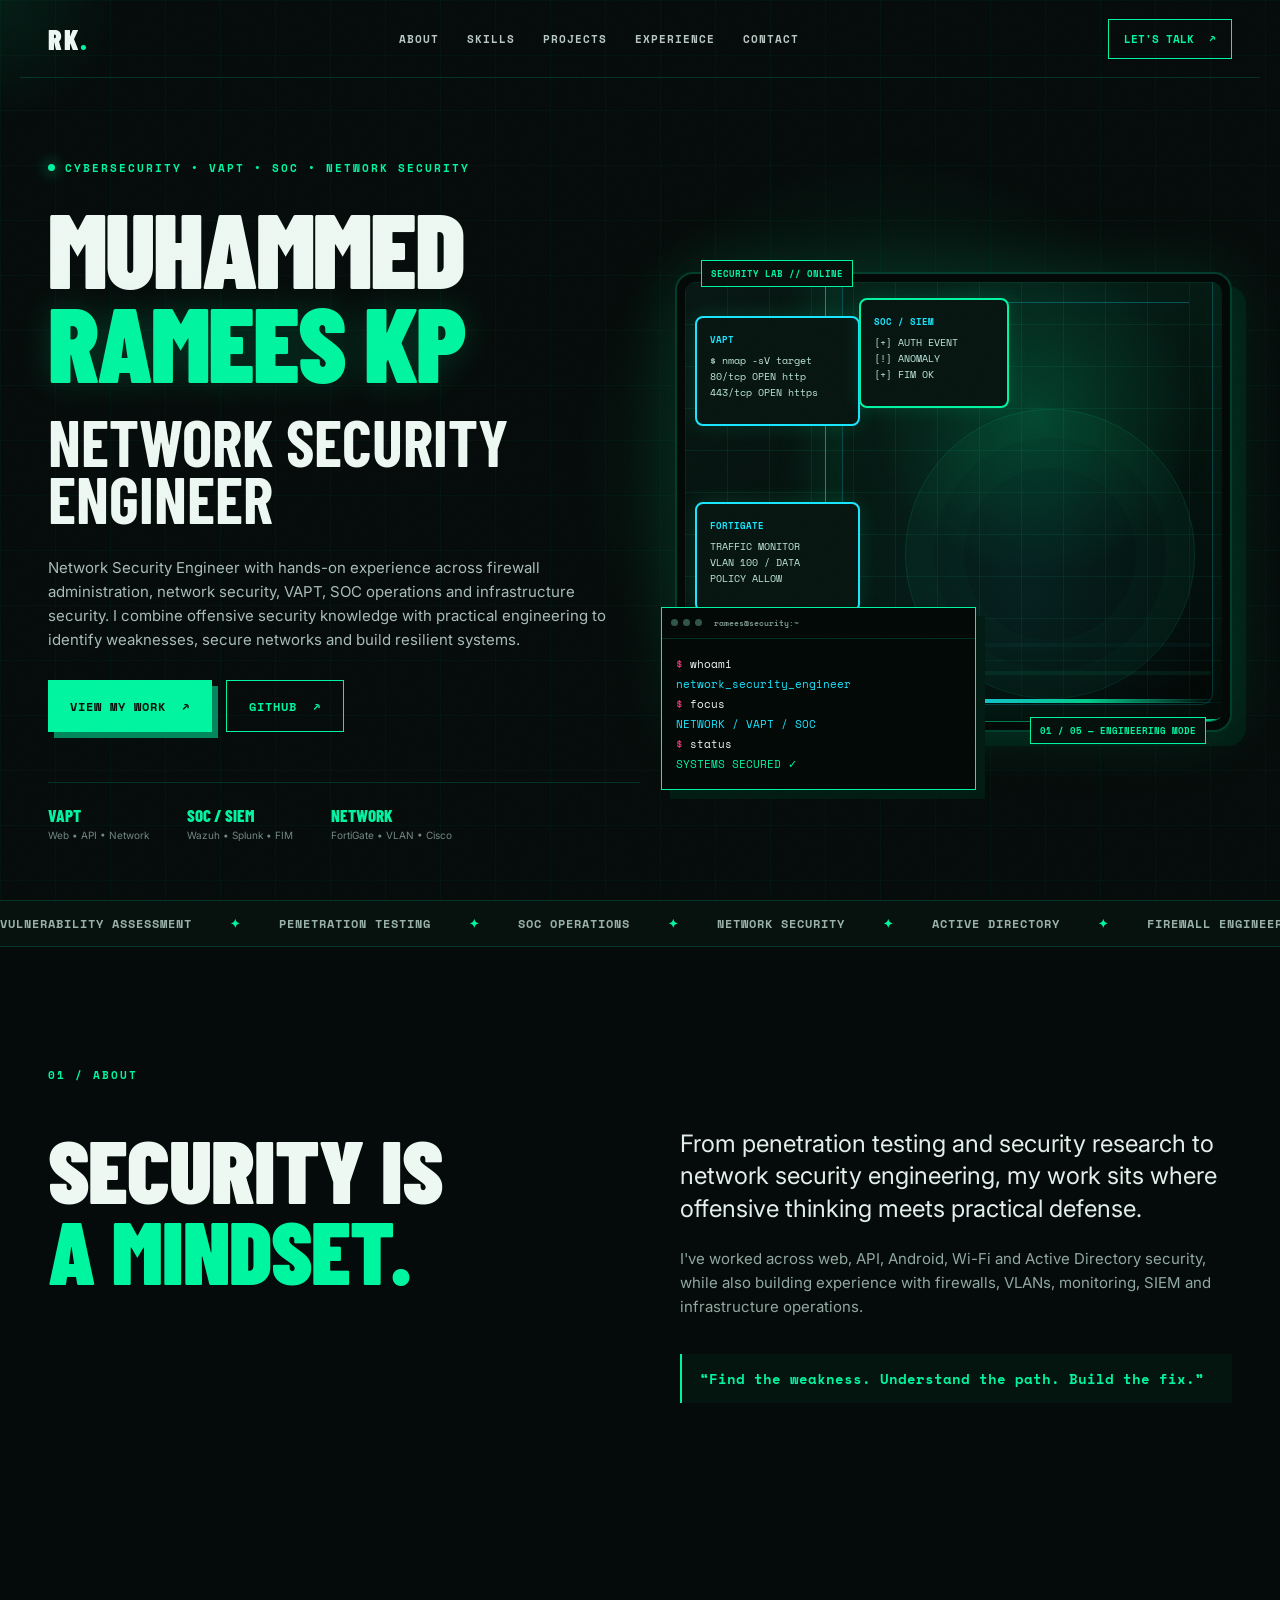
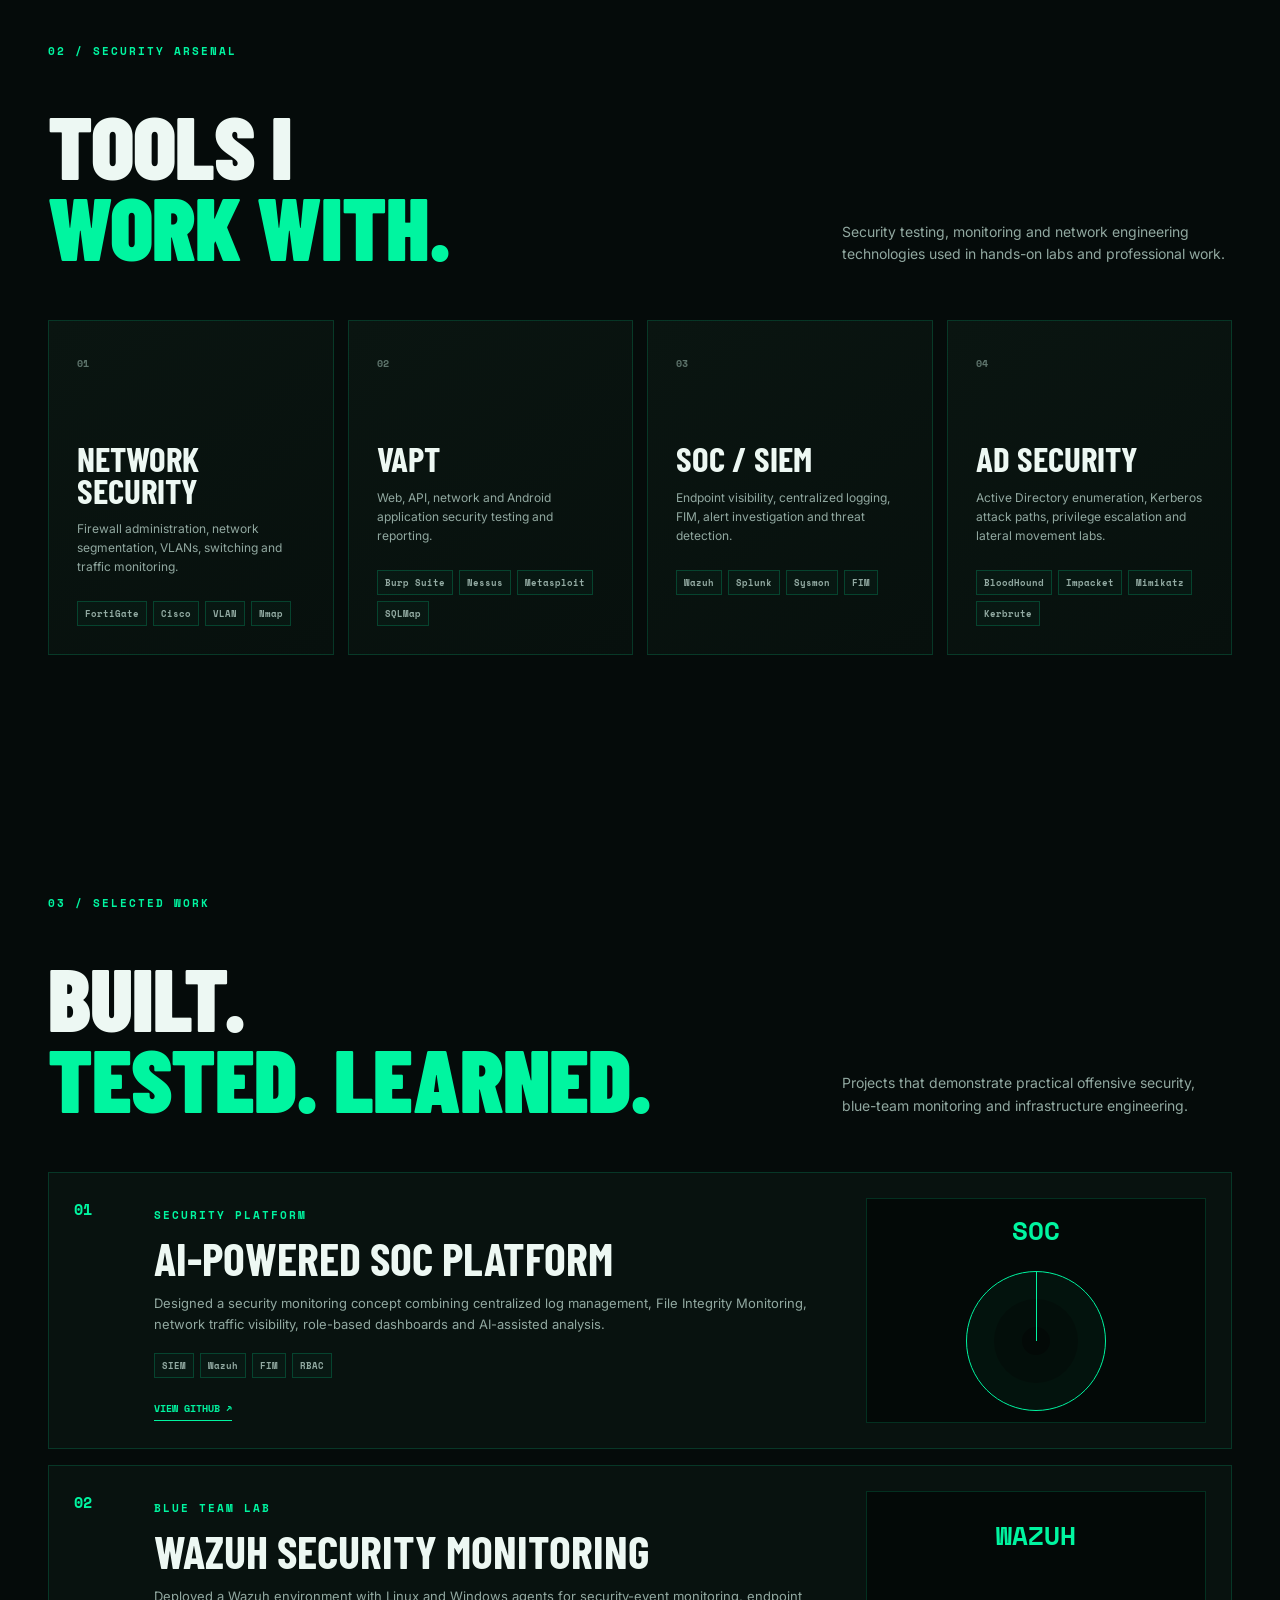
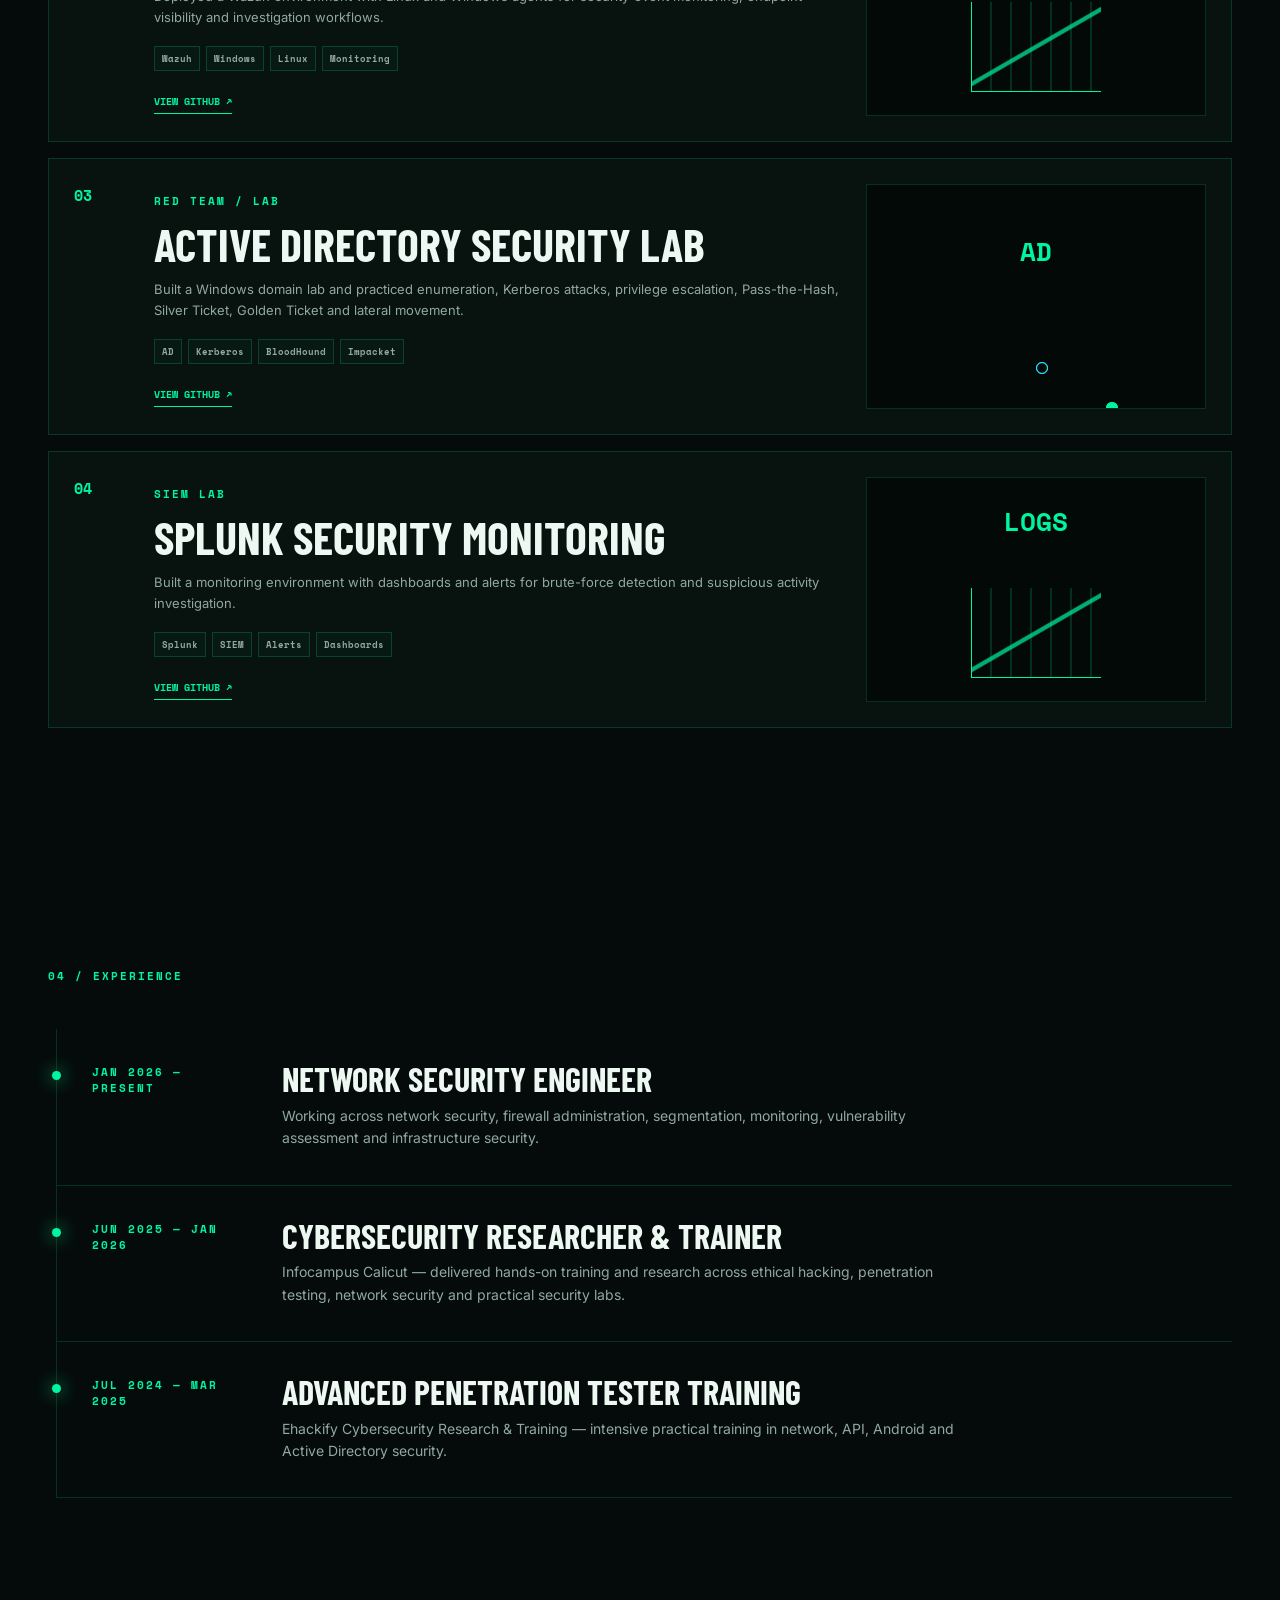
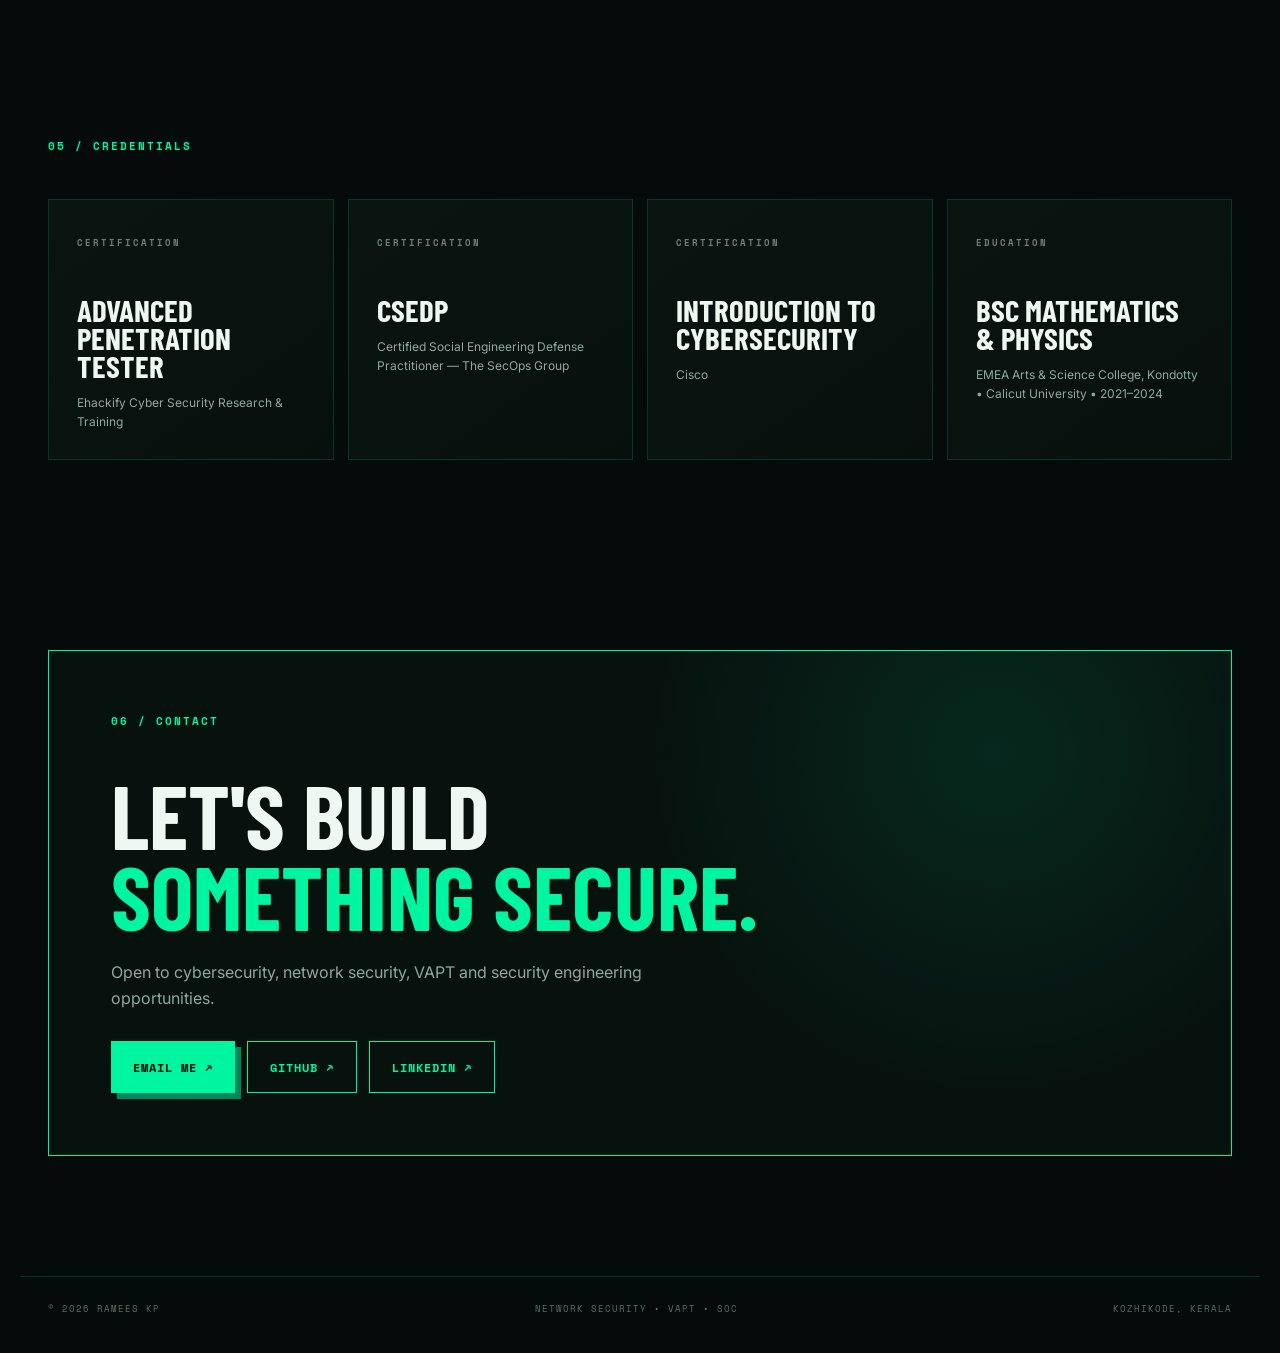
<file: index.html>
<!DOCTYPE html>
<html lang="en">
<head>
<meta charset="UTF-8">
<meta name="viewport" content="width=device-width, initial-scale=1.0">
<meta name="description" content="Muhammed Ramees KP — Network Security Engineer specializing in network security, VAPT, SOC and security infrastructure.">
<meta name="theme-color" content="#050b0a">
<title>Muhammed Ramees KP | Network Security Engineer</title>
<link rel="preconnect" href="https://fonts.googleapis.com">
<link rel="preconnect" href="https://fonts.gstatic.com" crossorigin>
<link href="https://fonts.googleapis.com/css2?family=Barlow+Condensed:wght@600;700;800;900&family=Inter:wght@400;500;600;700&family=Space+Mono:wght@400;700&display=swap" rel="stylesheet">
<link rel="stylesheet" href="style.css">
</head>
<body>
<div class="noise"></div>
<div class="cursor-glow"></div>

<header class="nav">
  <a class="brand" href="#home">RK<span>.</span></a>
  <nav class="desktop-nav">
    <a href="#about">ABOUT</a>
    <a href="#skills">SKILLS</a>
    <a href="#projects">PROJECTS</a>
    <a href="#experience">EXPERIENCE</a>
    <a href="#contact">CONTACT</a>
  </nav>
  <a class="nav-cta" href="#contact">LET'S TALK <span>↗</span></a>
  <button class="menu-btn" aria-label="Open navigation">☰</button>
</header>

<main>
<section class="hero" id="home">
  <div class="hero-grid"></div>
  <div class="hero-copy">
    <div class="eyebrow"><span class="pulse"></span> CYBERSECURITY • VAPT • SOC • NETWORK SECURITY</div>
    <h1>MUHAMMED<br><span>RAMEES KP</span></h1>
    <h2>NETWORK SECURITY<br>ENGINEER</h2>
    <p class="hero-text">Network Security Engineer with hands-on experience across firewall administration, network security, VAPT, SOC operations and infrastructure security. I combine offensive security knowledge with practical engineering to identify weaknesses, secure networks and build resilient systems.</p>
    <div class="hero-actions">
      <a class="btn btn-primary" href="#projects">VIEW MY WORK <span>↗</span></a>
      <a class="btn btn-ghost" href="https://github.com/Ramihere/rameeshere.github.io" target="_blank" rel="noreferrer">GITHUB <span>↗</span></a>
    </div>
    <div class="hero-stats">
      <div><strong>VAPT</strong><span>Web • API • Network</span></div>
      <div><strong>SOC / SIEM</strong><span>Wazuh • Splunk • FIM</span></div>
      <div><strong>NETWORK</strong><span>FortiGate • VLAN • Cisco</span></div>
    </div>
  </div>

  <div class="hero-art">
    <div class="art-frame">
      <div class="cyber-visual">
        <div class="visual-grid"></div>
        <div class="monitor monitor-a"><b>VAPT</b><span>$ nmap -sV target</span><span>80/tcp OPEN http</span><span>443/tcp OPEN https</span></div>
        <div class="monitor monitor-b"><b>SOC / SIEM</b><span>[+] AUTH EVENT</span><span>[!] ANOMALY</span><span>[+] FIM OK</span></div>
        <div class="monitor monitor-c"><b>FORTIGATE</b><span>TRAFFIC MONITOR</span><span>VLAN 100 / DATA</span><span>POLICY ALLOW</span></div>
        <div class="hero-photo-frame" aria-hidden="true">
          <span class="frame-corner frame-corner-tl"></span><span class="frame-corner frame-corner-tr"></span>
          <span class="frame-corner frame-corner-bl"></span><span class="frame-corner frame-corner-br"></span>
          <span class="frame-scan"></span>
        </div>
        <img class="hero-photo" src="assets/ramees-cutout.webp" alt="Muhammed Ramees KP">
        <div class="glow-ring"></div>
      </div>
      <div class="art-label top">SECURITY LAB // ONLINE</div>
      <div class="art-label bottom">01 / 05 — ENGINEERING MODE</div>
    </div>

    <div class="terminal">
      <div class="terminal-top"><span></span><span></span><span></span><b>ramees@security:~</b></div>
      <div class="terminal-body">
        <p><i>$</i> whoami</p><p class="cyan">network_security_engineer</p>
        <p><i>$</i> focus</p><p class="cyan">NETWORK / VAPT / SOC</p>
        <p><i>$</i> status</p><p class="green">SYSTEMS SECURED ✓</p>
      </div>
    </div>
  </div>
</section>

<section class="marquee"><div>VULNERABILITY ASSESSMENT <span>✦</span> PENETRATION TESTING <span>✦</span> SOC OPERATIONS <span>✦</span> NETWORK SECURITY <span>✦</span> ACTIVE DIRECTORY <span>✦</span> FIREWALL ENGINEERING <span>✦</span></div></section>

<section class="section" id="about">
  <div class="section-kicker">01 / ABOUT</div>
  <div class="about-grid">
    <div><h2 class="section-title">SECURITY IS<br><span>A MINDSET.</span></h2></div>
    <div class="about-copy">
      <p class="lead">From penetration testing and security research to network security engineering, my work sits where offensive thinking meets practical defense.</p>
      <p>I've worked across web, API, Android, Wi-Fi and Active Directory security, while also building experience with firewalls, VLANs, monitoring, SIEM and infrastructure operations.</p>
      <div class="quote">“Find the weakness. Understand the path. Build the fix.”</div>
    </div>
  </div>
</section>

<section class="section skills" id="skills">
  <div class="section-kicker">02 / SECURITY ARSENAL</div>
  <div class="section-heading">
    <h2 class="section-title">TOOLS I<br><span>WORK WITH.</span></h2>
    <p>Security testing, monitoring and network engineering technologies used in hands-on labs and professional work.</p>
  </div>
  <div class="skill-grid">
    <article class="skill-card"><b>01</b><h3>NETWORK SECURITY</h3><p>Firewall administration, network segmentation, VLANs, switching and traffic monitoring.</p><div class="tags"><span>FortiGate</span><span>Cisco</span><span>VLAN</span><span>Nmap</span></div></article>
    <article class="skill-card"><b>02</b><h3>VAPT</h3><p>Web, API, network and Android application security testing and reporting.</p><div class="tags"><span>Burp Suite</span><span>Nessus</span><span>Metasploit</span><span>SQLMap</span></div></article>
    <article class="skill-card"><b>03</b><h3>SOC / SIEM</h3><p>Endpoint visibility, centralized logging, FIM, alert investigation and threat detection.</p><div class="tags"><span>Wazuh</span><span>Splunk</span><span>Sysmon</span><span>FIM</span></div></article>
    <article class="skill-card"><b>04</b><h3>AD SECURITY</h3><p>Active Directory enumeration, Kerberos attack paths, privilege escalation and lateral movement labs.</p><div class="tags"><span>BloodHound</span><span>Impacket</span><span>Mimikatz</span><span>Kerbrute</span></div></article>
  </div>
</section>

<section class="section projects" id="projects">
  <div class="section-kicker">03 / SELECTED WORK</div>
  <div class="section-heading"><h2 class="section-title">BUILT.<br><span>TESTED. LEARNED.</span></h2><p>Projects that demonstrate practical offensive security, blue-team monitoring and infrastructure engineering.</p></div>
  <div class="project-list">
    <article class="project-card featured"><div class="project-number">01</div><div class="project-content"><span class="project-type">SECURITY PLATFORM</span><h3>AI-POWERED SOC PLATFORM</h3><p>Designed a security monitoring concept combining centralized log management, File Integrity Monitoring, network traffic visibility, role-based dashboards and AI-assisted analysis.</p><div class="tags"><span>SIEM</span><span>Wazuh</span><span>FIM</span><span>RBAC</span></div><a class="project-link" href="https://github.com/Ramihere" target="_blank" rel="noreferrer">VIEW GITHUB ↗</a></div><div class="project-visual visual-soc"><span>SOC</span><div class="radar"></div></div></article>
    <article class="project-card"><div class="project-number">02</div><div class="project-content"><span class="project-type">BLUE TEAM LAB</span><h3>WAZUH SECURITY MONITORING</h3><p>Deployed a Wazuh environment with Linux and Windows agents for security-event monitoring, endpoint visibility and investigation workflows.</p><div class="tags"><span>Wazuh</span><span>Windows</span><span>Linux</span><span>Monitoring</span></div><a class="project-link" href="https://github.com/Ramihere" target="_blank" rel="noreferrer">VIEW GITHUB ↗</a></div><div class="project-visual visual-wazuh"><span>WAZUH</span><div class="bars"></div></div></article>
    <article class="project-card"><div class="project-number">03</div><div class="project-content"><span class="project-type">RED TEAM / LAB</span><h3>ACTIVE DIRECTORY SECURITY LAB</h3><p>Built a Windows domain lab and practiced enumeration, Kerberos attacks, privilege escalation, Pass-the-Hash, Silver Ticket, Golden Ticket and lateral movement.</p><div class="tags"><span>AD</span><span>Kerberos</span><span>BloodHound</span><span>Impacket</span></div><a class="project-link" href="https://github.com/Ramihere" target="_blank" rel="noreferrer">VIEW GITHUB ↗</a></div><div class="project-visual visual-ad"><span>AD</span><div class="nodes"></div></div></article>
    <article class="project-card"><div class="project-number">04</div><div class="project-content"><span class="project-type">SIEM LAB</span><h3>SPLUNK SECURITY MONITORING</h3><p>Built a monitoring environment with dashboards and alerts for brute-force detection and suspicious activity investigation.</p><div class="tags"><span>Splunk</span><span>SIEM</span><span>Alerts</span><span>Dashboards</span></div><a class="project-link" href="https://github.com/Ramihere" target="_blank" rel="noreferrer">VIEW GITHUB ↗</a></div><div class="project-visual visual-splunk"><span>LOGS</span><div class="bars"></div></div></article>
  </div>
</section>

<section class="section experience" id="experience">
  <div class="section-kicker">04 / EXPERIENCE</div>
  <div class="timeline">
    <div class="timeline-item"><span class="time">JAN 2026 — PRESENT</span><div><h3>NETWORK SECURITY ENGINEER</h3><p>Working across network security, firewall administration, segmentation, monitoring, vulnerability assessment and infrastructure security.</p></div></div>
    <div class="timeline-item"><span class="time">JUN 2025 — JAN 2026</span><div><h3>CYBERSECURITY RESEARCHER & TRAINER</h3><p>Infocampus Calicut — delivered hands-on training and research across ethical hacking, penetration testing, network security and practical security labs.</p></div></div>
    <div class="timeline-item"><span class="time">JUL 2024 — MAR 2025</span><div><h3>ADVANCED PENETRATION TESTER TRAINING</h3><p>Ehackify Cybersecurity Research & Training — intensive practical training in network, API, Android and Active Directory security.</p></div></div>
  </div>
</section>

<section class="section credentials">
  <div class="section-kicker">05 / CREDENTIALS</div>
  <div class="credential-grid">
    <div class="credential-card"><span>CERTIFICATION</span><h3>ADVANCED PENETRATION TESTER</h3><p>Ehackify Cyber Security Research & Training</p></div>
    <div class="credential-card"><span>CERTIFICATION</span><h3>CSEDP</h3><p>Certified Social Engineering Defense Practitioner — The SecOps Group</p></div>
    <div class="credential-card"><span>CERTIFICATION</span><h3>INTRODUCTION TO CYBERSECURITY</h3><p>Cisco</p></div>
    <div class="credential-card"><span>EDUCATION</span><h3>BSC MATHEMATICS & PHYSICS</h3><p>EMEA Arts & Science College, Kondotty • Calicut University • 2021–2024</p></div>
  </div>
</section>

<section class="section contact" id="contact">
  <div class="contact-box">
    <div class="section-kicker">06 / CONTACT</div>
    <h2>LET'S BUILD<br><span>SOMETHING SECURE.</span></h2>
    <p>Open to cybersecurity, network security, VAPT and security engineering opportunities.</p>
    <div class="contact-actions">
      <a class="btn btn-primary" href="mailto:rameeskpplr456@gmail.com">EMAIL ME ↗</a>
      <a class="btn btn-ghost" href="https://github.com/Ramihere" target="_blank" rel="noreferrer">GITHUB ↗</a>
      <a class="btn btn-ghost" href="https://www.linkedin.com/in/rameeskp" target="_blank" rel="noreferrer">LINKEDIN ↗</a>
    </div>
  </div>
</section>
</main>

<footer><span>© <span id="year"></span> RAMEES KP</span><span>NETWORK SECURITY • VAPT • SOC</span><span>KOZHIKODE, KERALA</span></footer>
<script src="script.js"></script>
</body>
</html>
</file>
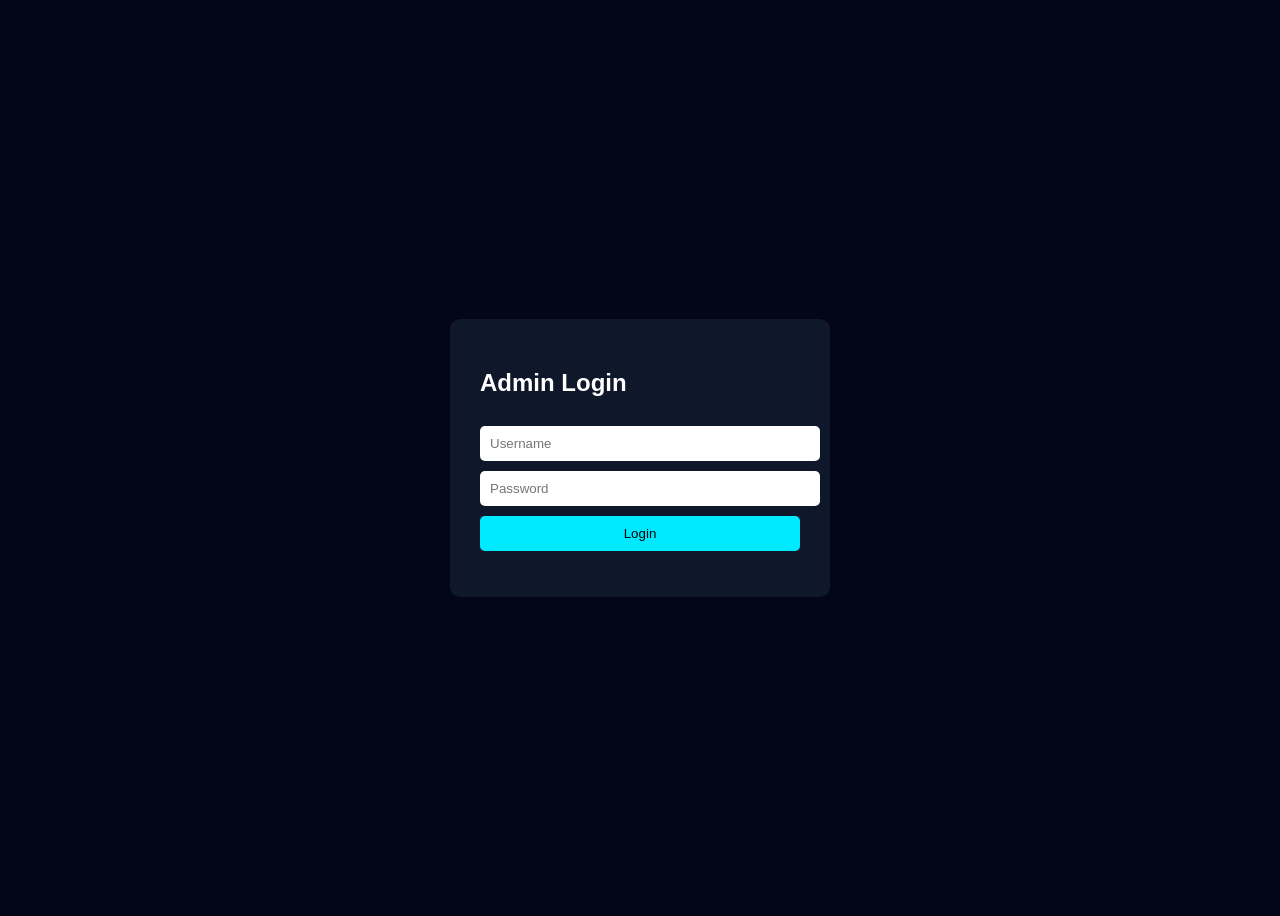
<file: Admin456.html>
<!DOCTYPE html>
<html>
<head>
<title>Admin Login</title>
<style>
body{
background:#020617;
color:white;
display:flex;
justify-content:center;
align-items:center;
height:100vh;
font-family:Arial;
}
.box{
background:#0f172a;
padding:30px;
border-radius:10px;
width:320px;
}
input,button{
width:100%;
padding:10px;
margin-top:10px;
border:none;
border-radius:5px;
}
button{
background:#00eaff;
cursor:pointer;
}
#error{
color:red;
}
</style>
</head>

<body>

<div class="box">
<h2>Admin Login</h2>

<input type="text" id="user" placeholder="Username">
<input type="password" id="pass" placeholder="Password">

<button onclick="login()">Login</button>

<p id="error"></p>
</div>

<script>
function login(){
let u=document.getElementById("user").value;
let p=document.getElementById("pass").value;

if(u==="John231" && p==="John Kurishingal231"){
document.body.innerHTML="<h1 style='text-align:center;'>😂 You successfully wasted your time bro!<br><br>Why didn’t you check the GitHub repository code? 😎</h1>";
}
else{
document.getElementById("error").innerText="Invalid credentials";
}
}
</script>

</body>
</html>
</file>
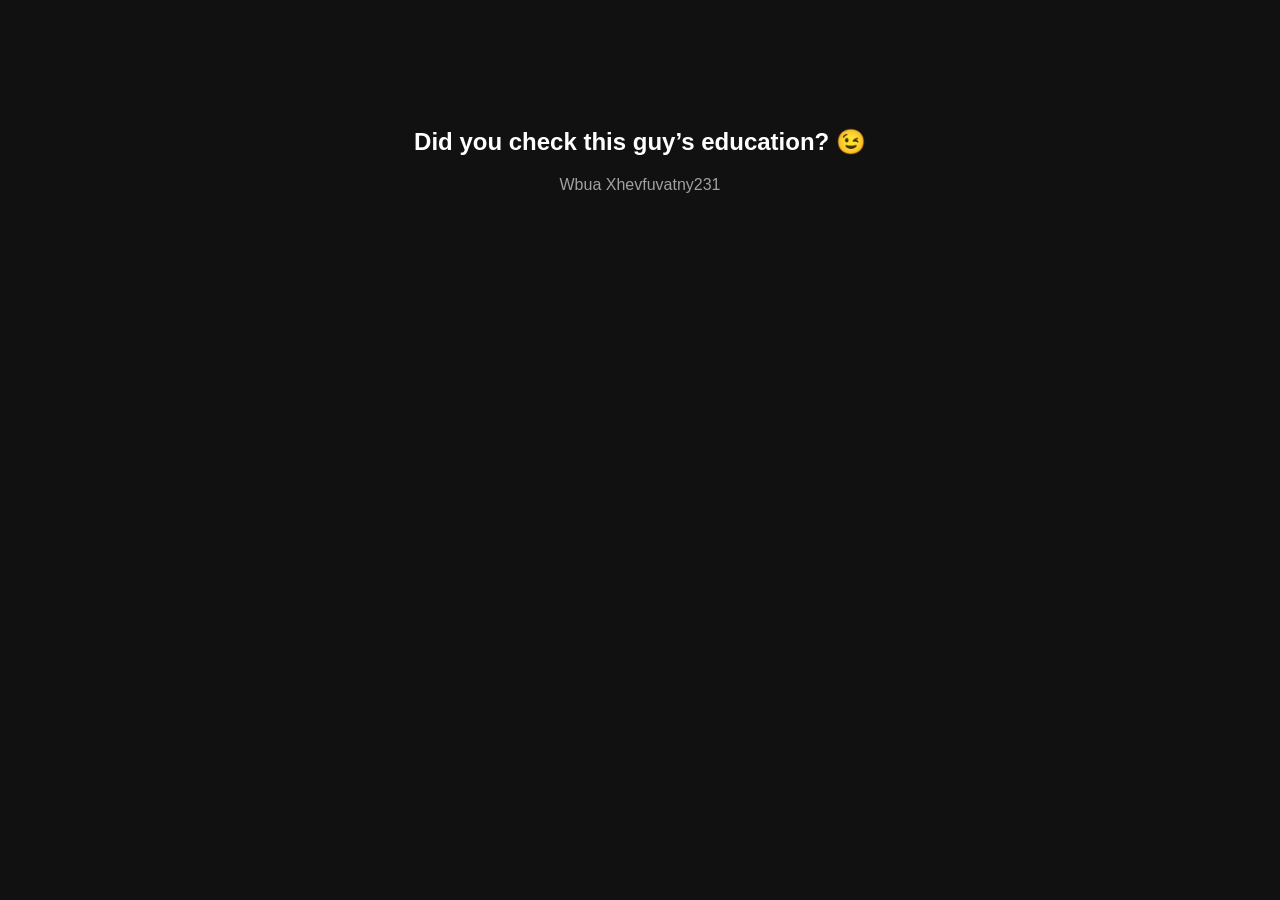
<file: fake.html>
<!DOCTYPE html>
<html>
<head>
<title>Fake Page</title>
<style>
body{
background:#111;
color:white;
text-align:center;
padding-top:100px;
font-family:Arial;
}
</style>
</head>

<body>

<h2>Did you check this guy’s education? 😉</h2>

<p style="opacity:0.6;">
Wbua Xhevfuvatny231
</p>

</body>
</html>
</file>
<file: style.css>
:root{--bg:#050b0a;--panel:#08130f;--text:#edf8f3;--muted:#91a8a0;--green:#00f5a0;--cyan:#19e6ff;--pink:#ff3d71;--line:rgba(0,245,160,.16);--max:1240px}*{box-sizing:border-box;margin:0;padding:0}html{scroll-behavior:smooth}body{background:var(--bg);color:var(--text);font-family:Inter,Arial,sans-serif;line-height:1.6;overflow-x:hidden}a{color:inherit;text-decoration:none}.noise{position:fixed;inset:0;pointer-events:none;z-index:50;opacity:.03;background-image:url("data:image/svg+xml,%3Csvg xmlns='http://www.w3.org/2000/svg' width='180' height='180' viewBox='0 0 180 180'%3E%3Cfilter id='n'%3E%3CfeTurbulence type='fractalNoise' baseFrequency='.9' numOctaves='3' stitchTiles='stitch'/%3E%3C/filter%3E%3Crect width='100%25' height='100%25' filter='url(%23n)' opacity='.8'/%3E%3C/svg%3E")}body:before{content:"";position:fixed;inset:0;pointer-events:none;z-index:-3;background-image:linear-gradient(rgba(0,245,160,.035) 1px,transparent 1px),linear-gradient(90deg,rgba(0,245,160,.035) 1px,transparent 1px);background-size:55px 55px}.cursor-glow{position:fixed;z-index:-1;width:280px;height:280px;border-radius:50%;pointer-events:none;transform:translate(-50%,-50%);background:radial-gradient(circle,rgba(0,245,160,.08),transparent 65%)}.nav{height:78px;max-width:var(--max);margin:auto;padding:0 28px;border-bottom:1px solid var(--line);display:flex;align-items:center;justify-content:space-between;position:relative;z-index:20}.brand{font:900 28px/1 "Barlow Condensed";letter-spacing:2px}.brand span{color:var(--green)}.desktop-nav{display:flex;gap:28px;font:700 11px "Space Mono";letter-spacing:1px;color:#b9c8c3}.desktop-nav a:hover{color:var(--green)}.nav-cta{padding:11px 15px;border:1px solid var(--green);font:700 11px "Space Mono";color:var(--green)}.nav-cta span{margin-left:8px}.menu-btn{display:none;background:none;border:0;color:var(--green);font-size:25px}.hero{min-height:calc(100vh - 78px);max-width:var(--max);margin:auto;padding:65px 28px 40px;display:grid;grid-template-columns:1.03fr .97fr;gap:35px;align-items:center;position:relative}.hero-grid{position:absolute;inset:0;pointer-events:none;background:radial-gradient(circle at 70% 47%,rgba(0,245,160,.15),transparent 33%)}.eyebrow,.section-kicker,.project-type,.time,.credential-card span{font:700 11px "Space Mono";letter-spacing:2px;color:var(--green)}.eyebrow{display:flex;align-items:center;gap:10px;margin-bottom:24px}.pulse{width:7px;height:7px;border-radius:50%;background:var(--green);box-shadow:0 0 15px var(--green);animation:pulse 1.5s infinite}@keyframes pulse{50%{opacity:.35;transform:scale(.7)}}h1,h2,h3{font-family:"Barlow Condensed",Impact,sans-serif;line-height:.9}h1{font-size:clamp(64px,8.2vw,112px);font-weight:900;letter-spacing:-2px}h1 span{color:var(--green);text-shadow:0 0 35px rgba(0,245,160,.18)}.hero h2{margin-top:24px;font-size:clamp(40px,5vw,66px)}.hero-text{max-width:650px;color:#a9bcb6;font-size:15px;margin:28px 0}.hero-actions{display:flex;gap:14px;flex-wrap:wrap}.btn{display:inline-flex;align-items:center;justify-content:center;gap:16px;min-height:52px;padding:0 22px;font:800 12px "Space Mono";letter-spacing:1px;transition:.25s}.btn-primary{background:var(--green);color:#03110b;box-shadow:6px 6px 0 #00885d}.btn-primary:hover{transform:translate(3px,3px);box-shadow:2px 2px 0 #00885d}.btn-ghost{border:1px solid var(--green);color:var(--green)}.btn-ghost:hover{background:rgba(0,245,160,.08)}.hero-stats{display:flex;gap:38px;margin-top:50px;padding-top:22px;border-top:1px solid var(--line);flex-wrap:wrap}.hero-stats div{display:grid;gap:2px}.hero-stats strong{font:800 17px "Barlow Condensed";color:var(--green)}.hero-stats span{font-size:10px;color:#728780}.hero-art{min-height:560px;display:flex;align-items:center;justify-content:center;position:relative}.art-frame{width:min(100%,570px);border:2px solid #003c2c;border-radius:18px;padding:8px;background:#020806;box-shadow:0 0 70px rgba(0,245,160,.12),14px 14px 0 #001a12;position:relative}.cyber-visual{height:440px;border-radius:10px;overflow:hidden;position:relative;background:linear-gradient(135deg,#071713,#020806)}.visual-grid{position:absolute;inset:0;background-image:linear-gradient(rgba(0,245,160,.08) 1px,transparent 1px),linear-gradient(90deg,rgba(0,245,160,.08) 1px,transparent 1px);background-size:42px 42px}.monitor{position:absolute;width:165px;min-height:110px;padding:15px 13px;background:#071511;border:2px solid var(--green);border-radius:8px;box-shadow:0 0 20px rgba(0,245,160,.15);font:10px/1.6 "Space Mono";z-index:2}.monitor b{display:block;font-size:9px;color:var(--cyan);margin-bottom:6px}.monitor span{display:block;color:#bfe8dc}.monitor-a{top:62px;left:40px;border-color:var(--cyan)}.monitor-b{top:35px;left:203px}.monitor-c{top:77px;right:30px;border-color:var(--cyan)}.operator{position:absolute;left:50%;bottom:68px;transform:translateX(-50%);width:150px;height:190px}.head{position:absolute;top:0;left:50%;width:62px;height:62px;transform:translateX(-50%);border-radius:50%;border:3px solid var(--green);background:#0c211a}.body{position:absolute;top:55px;left:29px;width:92px;height:100px;border:3px solid var(--cyan);border-radius:46px 46px 12px 12px;clip-path:polygon(22% 0,78% 0,100% 100%,0 100%)}.desk{position:absolute;bottom:8px;left:-80px;width:310px;height:9px;background:var(--green);box-shadow:0 0 18px rgba(0,245,160,.35)}.glow-ring{position:absolute;left:50%;top:55%;width:290px;height:290px;transform:translate(-50%,-50%);border:1px solid rgba(0,245,160,.14);border-radius:50%;box-shadow:inset 0 0 0 28px rgba(0,245,160,.02),inset 0 0 0 58px rgba(0,245,160,.02)}.art-label{position:absolute;background:#04100c;border:1px solid var(--green);color:var(--green);font:700 9px "Space Mono";padding:6px 9px;z-index:5}.art-label.top{top:-14px;left:24px}.art-label.bottom{bottom:-14px;right:24px}.terminal{position:absolute;bottom:-8px;left:-14px;width:315px;background:#020806;border:1px solid var(--green);box-shadow:9px 9px 0 #001b13;font:11px "Space Mono";z-index:8}.terminal-top{height:31px;border-bottom:1px solid var(--line);display:flex;align-items:center;padding:0 9px;gap:5px}.terminal-top span{width:7px;height:7px;border-radius:50%;background:#31544a}.terminal-top b{font-size:8px;margin-left:7px;color:#78928a}.terminal-body{padding:13px 14px}.terminal-body p{margin:4px 0}.terminal-body i{color:var(--pink);font-style:normal}.cyan{color:var(--cyan)}.green{color:var(--green)}.marquee{overflow:hidden;white-space:nowrap;border-top:1px solid var(--line);border-bottom:1px solid var(--line);background:#07110e;padding:14px 0;color:#9ab1aa;font:700 12px "Space Mono";letter-spacing:1px}.marquee div{display:inline-block;animation:marquee 30s linear infinite}.marquee span{color:var(--green);margin:0 30px}@keyframes marquee{to{transform:translateX(-50%)}}.section{max-width:var(--max);margin:auto;padding:120px 28px}.section-kicker{margin-bottom:45px}.about-grid{display:grid;grid-template-columns:1fr 1fr;gap:80px}.section-title{font-size:clamp(58px,7vw,96px);font-weight:900;letter-spacing:-1px}.section-title span{color:var(--green)}.about-copy{max-width:620px}.lead{font-size:24px;color:#e1eee9;line-height:1.35;margin-bottom:22px}.about-copy>p:not(.lead){font-size:15px;color:var(--muted)}.quote{margin-top:35px;border-left:2px solid var(--green);padding:14px 18px;background:rgba(0,245,160,.04);font:700 14px "Space Mono";color:var(--green)}.section-heading{display:flex;align-items:end;justify-content:space-between;gap:40px;margin-bottom:55px}.section-heading p{max-width:390px;font-size:14px;color:var(--muted)}.skill-grid{display:grid;grid-template-columns:repeat(4,1fr);gap:14px}.skill-card,.credential-card{background:linear-gradient(145deg,#0a1511,#07100d);border:1px solid var(--line);transition:.3s}.skill-card{padding:28px;min-height:330px;position:relative}.skill-card:hover,.credential-card:hover{transform:translateY(-6px);border-color:rgba(0,245,160,.5);box-shadow:0 18px 50px rgba(0,245,160,.08)}.skill-card>b{font:700 10px "Space Mono";color:#5e746c}.skill-card h3{font-size:35px;margin:68px 0 13px}.skill-card p{font-size:12px;color:var(--muted);min-height:64px}.tags{display:flex;flex-wrap:wrap;gap:6px;margin-top:18px}.tags span{font:700 9px "Space Mono";border:1px solid rgba(0,245,160,.2);padding:5px 7px;color:#92aaa2;background:rgba(0,245,160,.025)}.project-list{display:grid;gap:16px}.project-card{display:grid;grid-template-columns:55px 1fr 340px;gap:25px;align-items:center;padding:25px;border:1px solid var(--line);background:#08120f;transition:.3s}.project-card:hover{border-color:rgba(0,245,160,.45);transform:translateX(5px)}.project-number{font:800 15px "Space Mono";color:var(--green);align-self:start}.project-content h3{font-size:46px;margin:10px 0 15px}.project-content p{font-size:13px;color:var(--muted);max-width:690px}.project-link{display:inline-block;margin-top:23px;padding-bottom:4px;border-bottom:1px solid var(--green);font:700 10px "Space Mono";color:var(--green)}.project-visual{height:225px;position:relative;display:grid;place-items:center;overflow:hidden;border:1px solid var(--line);background:#030907;color:var(--green);font:800 26px "Space Mono"}.radar{width:140px;height:140px;border:1px solid var(--green);border-radius:50%;box-shadow:inset 0 0 0 27px rgba(0,245,160,.02),inset 0 0 0 55px rgba(0,245,160,.02);position:relative}.radar:after{content:"";position:absolute;left:50%;top:0;width:1px;height:50%;background:var(--green);transform-origin:bottom;animation:spin 3s linear infinite}@keyframes spin{to{transform:rotate(360deg)}}.visual-ad .nodes:before,.visual-ad .nodes:after{content:"";position:absolute;width:10px;height:10px;border:1px solid var(--cyan);border-radius:50%;box-shadow:70px 40px 0 var(--green),-60px 55px 0 var(--pink)}.bars{width:130px;height:90px;border-bottom:1px solid var(--green);border-left:1px solid var(--green);background:repeating-linear-gradient(90deg,transparent 0 18px,rgba(0,245,160,.16) 18px 20px),linear-gradient(150deg,transparent 48%,rgba(0,245,160,.7) 49% 51%,transparent 52%)}.timeline{border-left:1px solid var(--line);margin-left:8px}.timeline-item{display:grid;grid-template-columns:155px 1fr;gap:35px;padding:35px 0 35px 35px;border-bottom:1px solid var(--line);position:relative}.timeline-item:before{content:"";position:absolute;left:-5px;top:42px;width:9px;height:9px;border-radius:50%;background:var(--green);box-shadow:0 0 18px var(--green)}.timeline-item h3{font-size:34px;margin-bottom:10px}.timeline-item p{font-size:14px;color:var(--muted);max-width:700px}.credential-grid{display:grid;grid-template-columns:repeat(4,1fr);gap:14px}.credential-card{padding:28px;min-height:220px}.credential-card span{color:#6b8179;font-size:9px}.credential-card h3{font-size:31px;margin:42px 0 13px}.credential-card p{font-size:12px;color:var(--muted)}.contact{padding-top:70px}.contact-box{padding:62px;border:1px solid var(--green);background:radial-gradient(circle at 80% 20%,rgba(0,245,160,.1),transparent 35%),#07110e;position:relative;overflow:hidden}.contact-box h2{font-size:clamp(58px,7vw,100px);margin:25px 0}.contact-box h2 span{color:var(--green)}.contact-box>p{max-width:590px;color:var(--muted)}.contact-actions{display:flex;gap:12px;margin-top:30px;flex-wrap:wrap}footer{max-width:var(--max);margin:auto;padding:25px 28px 38px;border-top:1px solid var(--line);display:flex;justify-content:space-between;color:#587067;font:9px "Space Mono";letter-spacing:1px}@media(max-width:1050px){.desktop-nav,.nav-cta{display:none}.menu-btn{display:block}.hero{grid-template-columns:1fr}.hero-art{min-height:520px}.skill-grid,.credential-grid{grid-template-columns:1fr 1fr}.project-card{grid-template-columns:45px 1fr}.project-visual{display:none}.section-heading{align-items:flex-start;flex-direction:column}.about-grid{gap:45px}}@media(max-width:680px){.nav{padding:0 18px}.hero,.section{padding-left:18px;padding-right:18px}.hero{padding-top:44px}.hero-art{min-height:430px}.terminal{width:250px;left:0}.cyber-visual{height:360px}.monitor{transform:scale(.78);transform-origin:center}.monitor-a{left:0}.monitor-b{left:95px}.monitor-c{right:0}.hero-stats{gap:16px}.about-grid{grid-template-columns:1fr}.skill-grid,.credential-grid{grid-template-columns:1fr}.project-content h3{font-size:40px}.timeline-item{grid-template-columns:1fr;gap:10px;padding-left:25px}.contact-box{padding:35px 24px}footer{flex-direction:column;gap:10px}}.hero-photo{position:absolute;left:50%;bottom:38px;transform:translateX(-50%);width:285px;max-height:395px;object-fit:contain;object-position:center bottom;z-index:4;filter:drop-shadow(0 0 24px rgba(0,245,160,.16)) drop-shadow(9px 12px 0 rgba(0,27,19,.35))}.hero-art .cyber-visual:after{content:"";position:absolute;inset:auto 0 0;height:90px;background:linear-gradient(transparent,rgba(0,0,0,.22));z-index:3;pointer-events:none}@media(max-width:680px){.hero-photo{width:220px;max-height:330px;bottom:34px}}.cyber-visual{overflow:hidden}.hero-photo{left:auto;right:18px;bottom:0;transform:none;width:220px;height:auto;max-height:390px;object-fit:contain;object-position:center bottom;z-index:4;filter:drop-shadow(0 0 24px rgba(0,245,160,.18)) drop-shadow(8px 10px 0 rgba(0,27,19,.32))}.monitor-a{left:22px;top:48px}.monitor-b{left:174px;top:22px;width:145px}.monitor-c{left:22px;right:auto;top:205px;width:165px}.glow-ring{left:72%;top:62%;z-index:1}.visual-grid{z-index:0}.cyber-visual:after{z-index:5}@media(max-width:680px){.hero-photo{right:8px;width:175px;max-height:320px}.monitor-a{left:-5px;top:48px}.monitor-b{left:92px;top:18px;width:130px}.monitor-c{left:-5px;top:190px;width:145px}.glow-ring{left:68%;top:64%}}.hero-photo-frame{position:absolute;right:4px;bottom:0;width:390px;height:500px;border:1px solid rgba(0,245,160,.5);border-radius:18px;background:radial-gradient(circle at 50% 38%,rgba(0,245,160,.14),transparent 48%),linear-gradient(145deg,rgba(0,245,160,.04),rgba(0,0,0,.16));box-shadow:inset 0 0 0 1px rgba(25,230,255,.08),0 0 42px rgba(0,245,160,.12);z-index:2;overflow:hidden}.hero-photo-frame:before,.hero-photo-frame:after{content:"";position:absolute;inset:14px;border:1px solid rgba(25,230,255,.13);border-radius:12px}.hero-photo-frame:after{inset:auto 18px 18px;height:1px;background:linear-gradient(90deg,transparent,var(--green),transparent);box-shadow:0 -22px 0 rgba(0,245,160,.08),0 -44px 0 rgba(0,245,160,.05)}.frame-corner{position:absolute;width:18px;height:18px;border-color:var(--green);border-style:solid;z-index:2}.frame-corner-tl{top:0;left:0;border-width:2px 0 0 2px}.frame-corner-tr{top:0;right:0;border-width:2px 2px 0 0}.frame-corner-bl{bottom:0;left:0;border-width:0 0 2px 2px}.frame-corner-br{bottom:0;right:0;border-width:0 2px 2px 0}.frame-scan{position:absolute;left:8%;right:8%;top:18%;height:1px;background:var(--cyan);opacity:.22;box-shadow:0 0 14px var(--cyan);animation:frameScan 3.6s linear infinite}@keyframes frameScan{50%{top:78%}100%{top:18%}}.hero-photo{left:auto;right:34px;bottom:0;transform:none;width:320px;height:auto;max-height:500px;object-fit:contain;object-position:center bottom;z-index:4;filter:drop-shadow(0 0 24px rgba(0,245,160,.2)) drop-shadow(8px 10px 0 rgba(0,27,19,.28))}.monitor-a{left:18px;top:48px}.monitor-b{left:177px;top:22px;width:145px}.monitor-c{left:18px;right:auto;top:205px;width:165px}.glow-ring{left:64%;top:61%;z-index:1}@media(max-width:680px){.hero-photo-frame{right:0;width:230px;height:330px}.hero-photo{right:16px;width:190px;max-height:325px}.monitor-a{left:-5px;top:48px}.monitor-b{left:86px;top:18px;width:130px}.monitor-c{left:-5px;top:190px;width:145px}.glow-ring{left:68%;top:64%}}.hero-photo-frame:after{z-index:2}.hero-photo{isolation:isolate}@media(max-width:680px){.hero-photo{right:10px;width:215px;max-height:335px}.hero-photo-frame{right:0;width:250px;height:350px}}.hero-art{overflow:visible}.art-frame{overflow:visible}.cyber-visual{overflow:hidden}.hero-photo-frame{right:-8px;bottom:0;width:405px;height:500px;border:1px solid rgba(0,245,160,.58);border-radius:22px;background:radial-gradient(circle at 52% 38%,rgba(0,245,160,.18),transparent 44%),radial-gradient(circle at 50% 75%,rgba(25,230,255,.08),transparent 48%),linear-gradient(160deg,rgba(0,245,160,.07),rgba(0,0,0,.24));box-shadow:inset 0 0 45px rgba(0,245,160,.06),0 0 55px rgba(0,245,160,.14),18px 18px 0 rgba(0,27,19,.55);z-index:1}.hero-photo-frame:before{inset:16px;border-color:rgba(25,230,255,.22);box-shadow:0 0 30px rgba(0,245,160,.08)}.hero-photo-frame:after{left:18px;right:18px;bottom:18px;height:2px;background:linear-gradient(90deg,transparent,var(--cyan),var(--green),transparent);box-shadow:0 -28px 0 rgba(0,245,160,.08),0 -56px 0 rgba(25,230,255,.04)}.hero-photo{right:12px;bottom:-1px;width:370px;max-height:495px;height:auto;object-fit:contain;object-position:center bottom;z-index:5;filter:drop-shadow(0 0 26px rgba(0,245,160,.22)) drop-shadow(0 14px 20px rgba(0,0,0,.35))}.hero-photo-frame .frame-corner{width:24px;height:24px;z-index:3}.hero-photo-frame .frame-scan{left:10%;right:10%;top:16%;opacity:.28;box-shadow:0 0 18px var(--cyan)}.monitor-a{left:10px;top:34px;z-index:4}.monitor-b{left:174px;top:16px;width:150px;z-index:4}.monitor-c{left:10px;right:auto;top:220px;width:165px;z-index:4}.glow-ring{left:68%;top:62%;z-index:2}@media(max-width:1050px){.hero-photo-frame{right:0;width:360px;height:460px}.hero-photo{right:8px;width:330px;max-height:450px}}@media(max-width:680px){.hero-photo-frame{right:0;width:255px;height:350px}.hero-photo{right:7px;width:225px;max-height:340px}.monitor-a{left:-6px}.monitor-b{left:88px}.monitor-c{left:-6px;top:188px;width:145px}}
</file>
